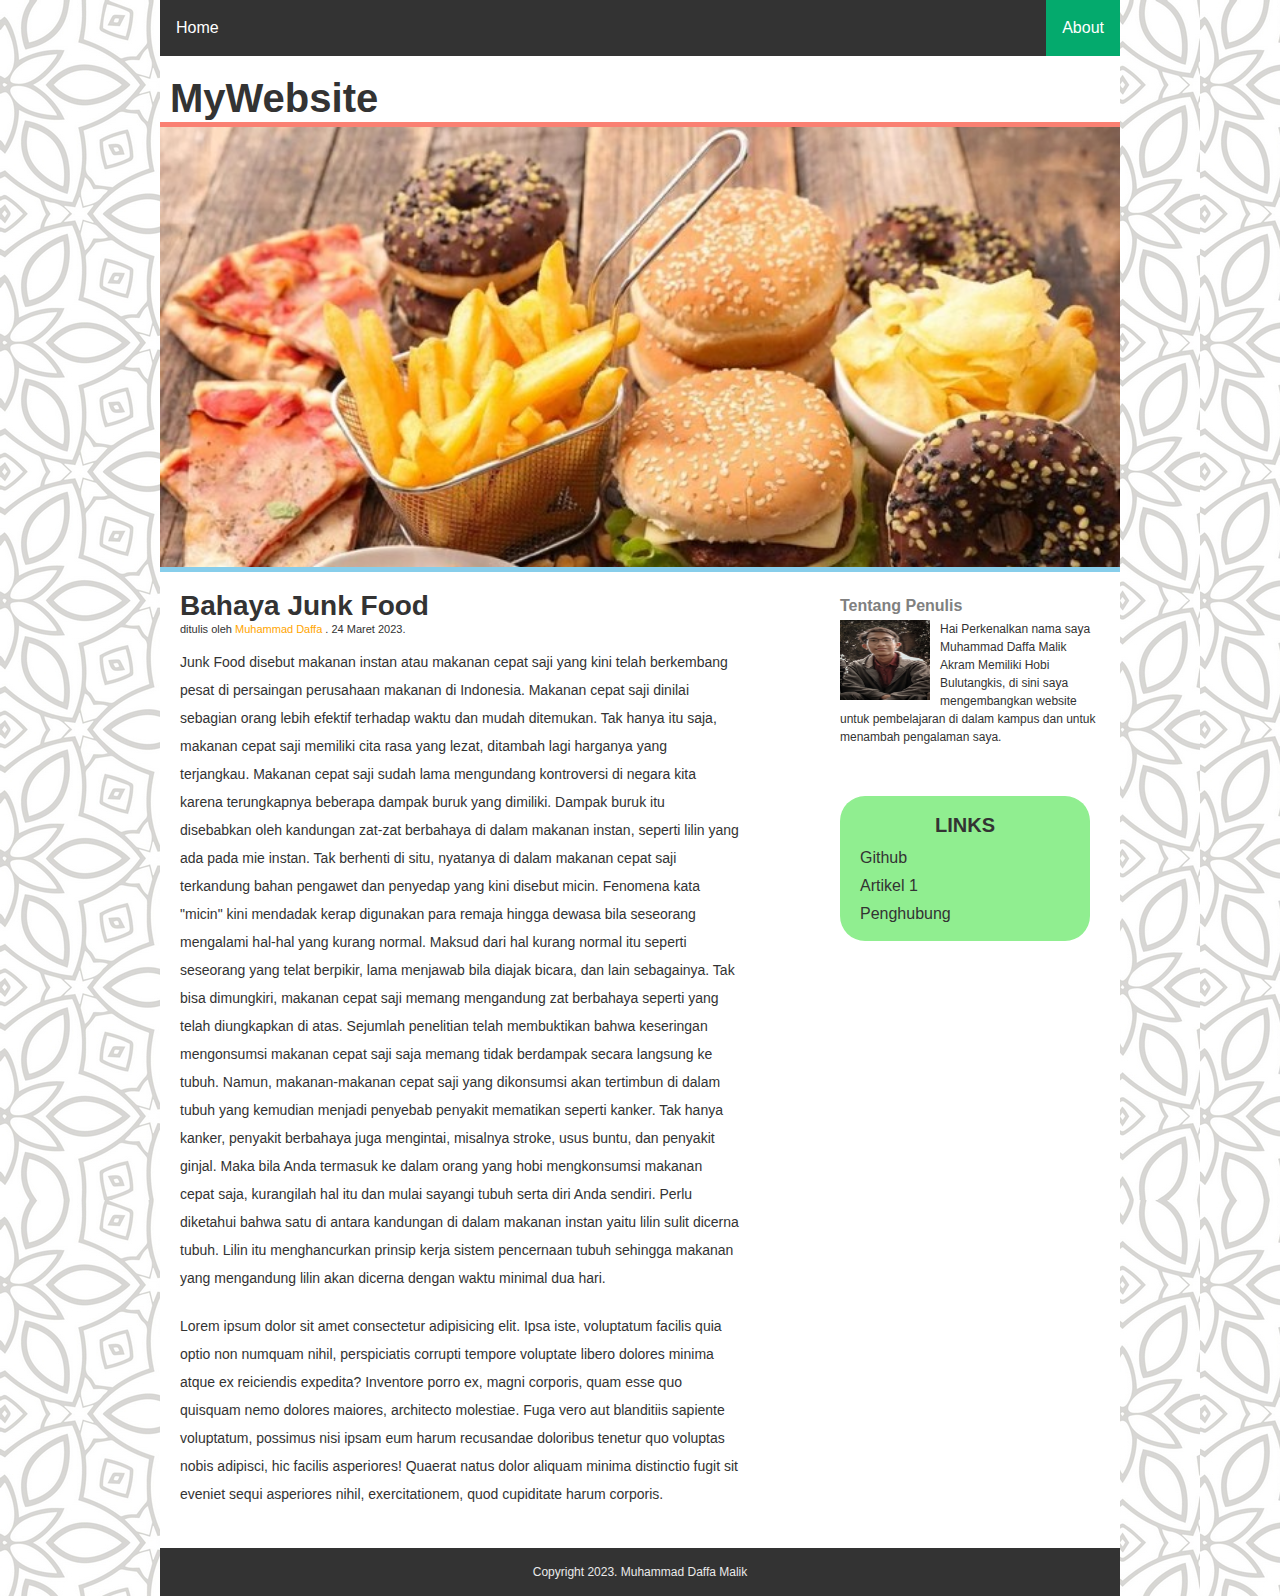
<file: Website Artikel 1/index.html>
<!DOCTYPE html>
<html lang="en">
<head>
    <meta charset="UTF-8">
    <meta http-equiv="X-UA-Compatible" content="IE=edge">
    <meta name="viewport" content="width=device-width, initial-scale=1.0">
    <title>Website</title>
    <link rel="stylesheet" href="index.css">
</head>
<body>
    
    <div class="container">
        <div class="header">
            <ul>
                <li><a href="/Halaman Home/index home.html">Home</a></li>
                <li style="float:right"><a class="active" href="https://dfhv.my.canva.site/">About</a></li>
              </ul> 
              <br>
            <h1 class="judul">MyWebsite</h1>
            
        </div>
        <div class="hero"></div>
        <div class="content cf">
            <div class="main">
                <h2>Bahaya Junk Food</h2>
                <p class="penulis">ditulis oleh <a href="#">Muhammad Daffa</a> . 24 Maret 2023.</p>

                <p>Junk Food disebut makanan instan atau makanan cepat saji yang kini telah berkembang pesat di persaingan perusahaan makanan di Indonesia. Makanan cepat saji dinilai sebagian orang lebih efektif terhadap waktu dan mudah ditemukan. Tak hanya itu saja, makanan cepat saji memiliki cita rasa yang lezat, ditambah lagi harganya yang terjangkau.

                    Makanan cepat saji sudah lama mengundang kontroversi di negara kita karena terungkapnya beberapa dampak buruk yang dimiliki. Dampak buruk itu disebabkan oleh kandungan zat-zat berbahaya di dalam makanan instan, seperti lilin yang ada pada mie instan. Tak berhenti di situ, nyatanya di dalam makanan cepat saji terkandung bahan pengawet dan penyedap yang kini disebut micin.
                    
                    Fenomena kata "micin" kini mendadak kerap digunakan para remaja hingga dewasa bila seseorang mengalami hal-hal yang kurang normal. Maksud dari hal kurang normal itu seperti seseorang yang telat berpikir, lama menjawab bila diajak bicara, dan lain sebagainya. Tak bisa dimungkiri, makanan cepat saji memang mengandung zat berbahaya seperti yang telah diungkapkan di atas.
                    
                    Sejumlah penelitian telah membuktikan bahwa keseringan mengonsumsi makanan cepat saji saja memang tidak berdampak secara langsung ke tubuh. Namun, makanan-makanan cepat saji yang dikonsumsi akan tertimbun di dalam tubuh yang kemudian menjadi penyebab penyakit mematikan seperti kanker. Tak hanya kanker, penyakit berbahaya juga mengintai, misalnya stroke, usus buntu, dan penyakit ginjal.
                    
                    Maka bila Anda termasuk ke dalam orang yang hobi mengkonsumsi makanan cepat saja, kurangilah hal itu dan mulai sayangi tubuh serta diri Anda sendiri. Perlu diketahui bahwa satu di antara kandungan di dalam makanan instan yaitu lilin sulit dicerna tubuh. Lilin itu menghancurkan prinsip kerja sistem pencernaan tubuh sehingga makanan yang mengandung lilin akan dicerna dengan waktu minimal dua hari.</p>
                
                    <p>Lorem ipsum dolor sit amet consectetur adipisicing elit. Ipsa iste, voluptatum facilis quia optio non numquam nihil, perspiciatis corrupti tempore voluptate libero dolores minima atque ex reiciendis expedita? Inventore porro ex, magni corporis, quam esse quo quisquam nemo dolores maiores, architecto molestiae. Fuga vero aut blanditiis sapiente voluptatum, possimus nisi ipsam eum harum recusandae
                        doloribus tenetur quo voluptas nobis adipisci, hic facilis asperiores! Quaerat natus dolor aliquam minima distinctio fugit sit eveniet sequi asperiores nihil, exercitationem, quod cupiditate harum corporis.</p>

            </div>
            <div class="sidebar">
                <h3>Tentang Penulis</h3>
                <img src="img/foto.jpg" alt="">
                <p>Hai Perkenalkan nama saya Muhammad Daffa Malik Akram Memiliki Hobi Bulutangkis, di sini saya mengembangkan website untuk pembelajaran di dalam kampus dan untuk menambah pengalaman saya. </p>
                <div class="kotak">
                    <p>LINKS</p>
                    <h2> <a href="https://github.com/DaffaMalik12">Github</a></h2>
                    <h2> <a href="/Website Artikel 2/index.html">Artikel 1</a></h2>
                    <h2> <a href="/Penghubung Page/penghubung.html">Penghubung</a></h2>
                </div>
            </div>
            
        </div>
        <div class="footer">
            <p class="copy">Copyright 2023.
                Muhammad Daffa Malik
            </p>
        </div>
    </div>
    
</body>
</html>
</file>
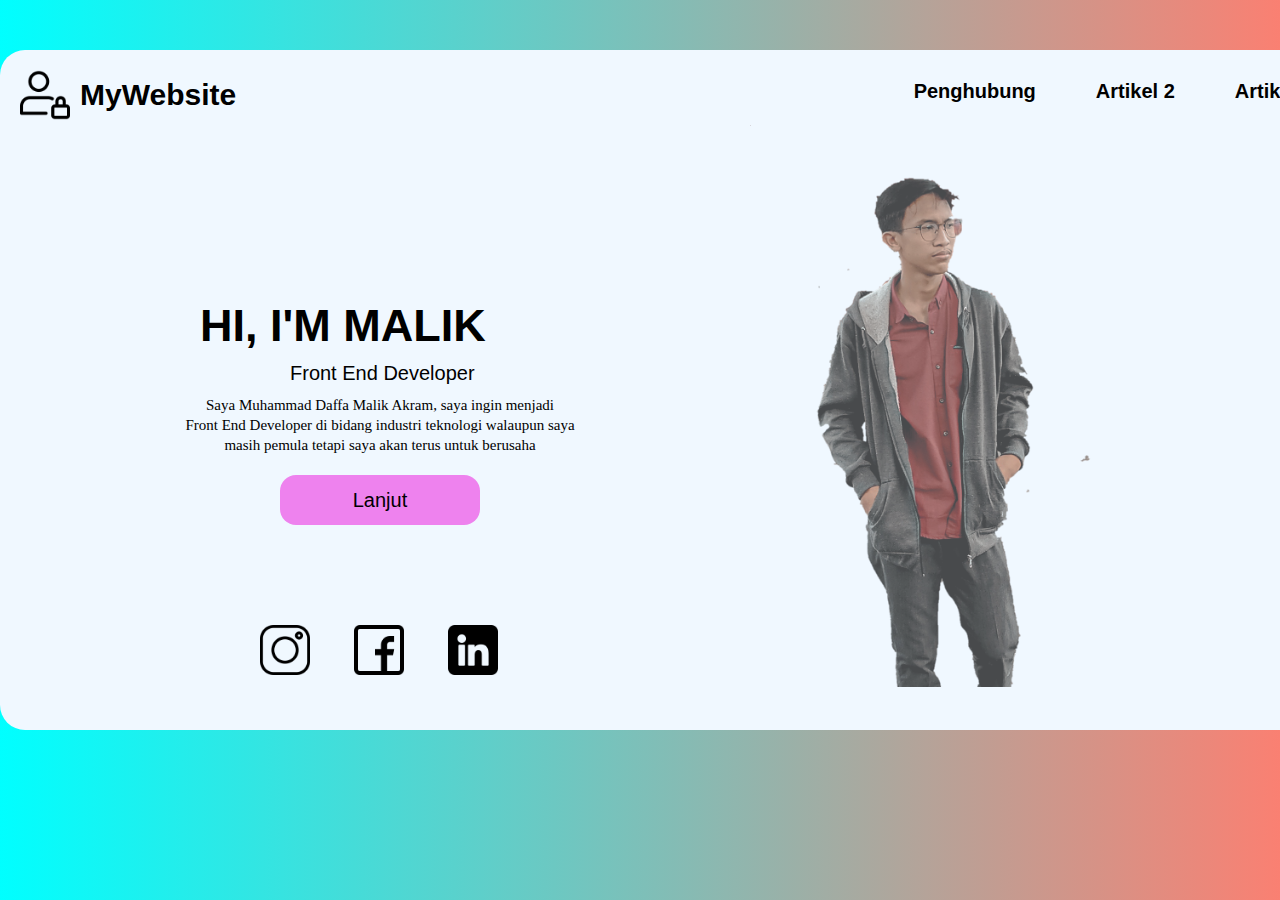
<file: About Page/about.html>
<!DOCTYPE html>
<html lang="en">
<head>
  <meta charset="UTF-8">
  <meta http-equiv="X-UA-Compatible" content="IE=edge">
  <meta name="viewport" content="width=device-width, initial-scale=1.0">
  <link rel="stylesheet" href="about.css">
  <title>About</title>
</head>
<body>
   <div class="container">
    <div class="header">
      <ul class="navbar" style="display: grid; grid-template-columns: auto auto;">
        <span style="display: grid; grid-template-columns: 50px auto;"><img src="img/user.png" alt="">
          
        <h1>MyWebsite</h1></span>
        <span>
        <li><a href="Tentang"></a>Tentang</li>
        <li><a href="Artikel 1"></a>Artikel 1</li>
        <li><a href="Artikel 2 "></a>Artikel 2</li>
        <li><a href="Penghubung"></a>Penghubung</li>
      </span>
      </ul>
      <div class="gambar">
        <img src="img/1679973088336.png" alt="">
      </div>
    </div>
    <div class="tulisan">
      <h1>HI, I'M MALIK</h1>
      <h2>Front End Developer</h2>
      <p>Saya Muhammad Daffa Malik Akram, saya ingin menjadi <br> Front End Developer
        di bidang industri teknologi walaupun saya masih pemula tetapi saya akan terus untuk berusaha</p>
    </div>
    <div class="kotak">
      <h1><a href="">Lanjut</a></h1>
    </div>
    <div class="icon">
      <a href="https://www.instagram.com/muhamad_daffa_malik/"><img src="img/instagram.png" alt=""></a>
      <a href="https://web.facebook.com/daffa.malik.5055"><img src="img/facebook.png" alt=""></a>
      <a href="https://www.linkedin.com/in/muhammad-daffa-malik-akram-4a198224a/"><img src="img/linkedin.png" alt=""></a>
    </div>
   </div>
</body>
</html>
</file>
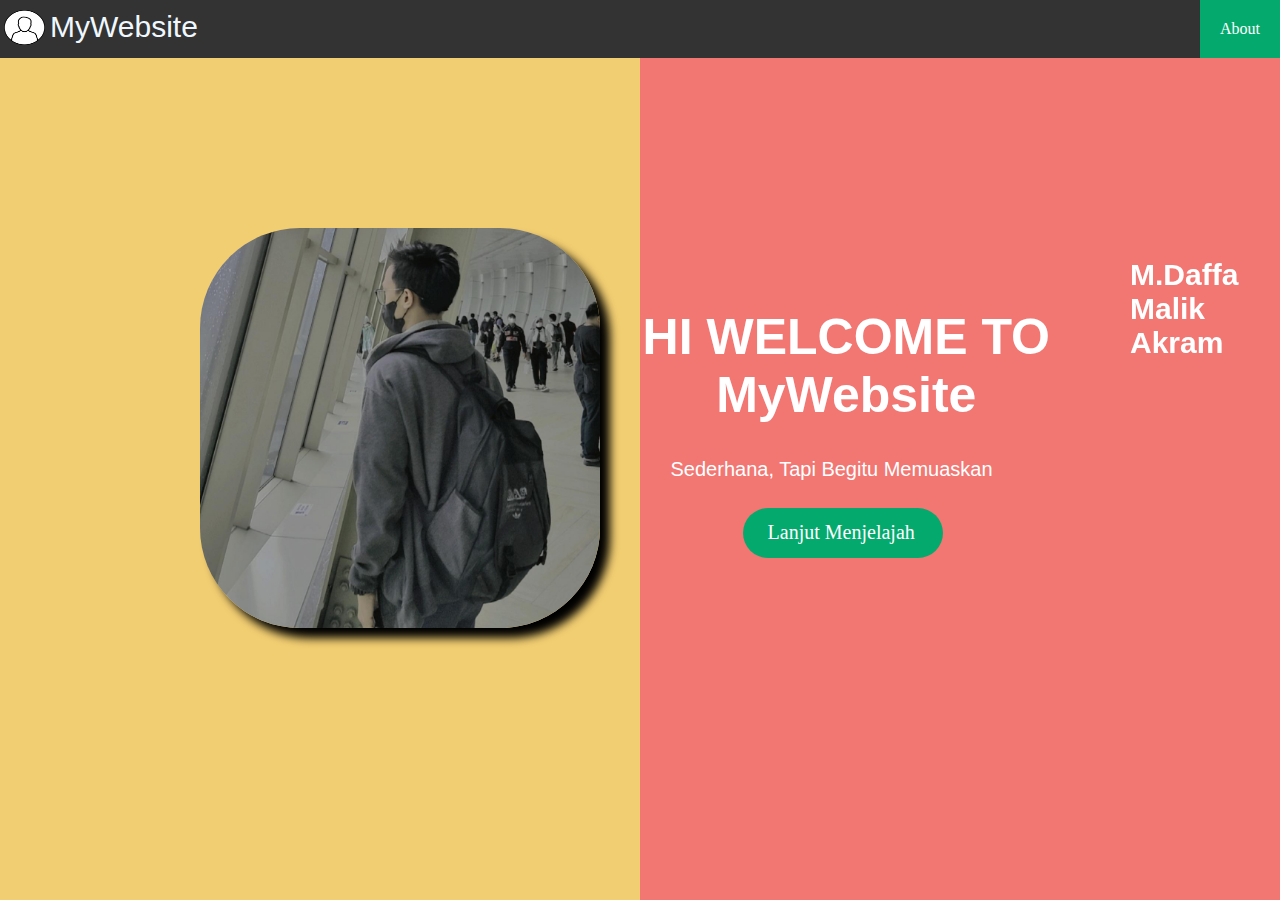
<file: Halaman Home/index home.html>
<!DOCTYPE html>
<html lang="en">
<head>
    <meta charset="UTF-8">
    <meta http-equiv="X-UA-Compatible" content="IE=edge">
    <meta name="viewport" content="width=device-width, initial-scale=1.0">
    <title>Home</title>
    <link rel="stylesheet" href="index home.css">
   
</head>
<body>
    
    
    <div class="container">
        <div class="header">
            <ul>
                <li><img src="img/user2.png" alt=""></li>
                <li><h1>MyWebsite</h1></li>
                <li style="float:right"><a class="active" href="https://dfhv.my.canva.site/">About</a></li>
              </ul> 
        </div>
        <div class="judul">
            <h1>M.Daffa Malik Akram</h1>
            <h2>HI WELCOME TO <br> MyWebsite</h2>
            <h3>Sederhana, Tapi Begitu Memuaskan</h3>
        </div>
        <div class="kotak">
            <h2><a href="/Penghubung Page/penghubung.html">Lanjut Menjelajah</a></h2>
        </div>
        

        <div class="kiri">
            <img src="img/Foto daffa.jpg" alt="">
        </div>
        <div class="kanan">

        </div>
       
</body>
</html>
</file>
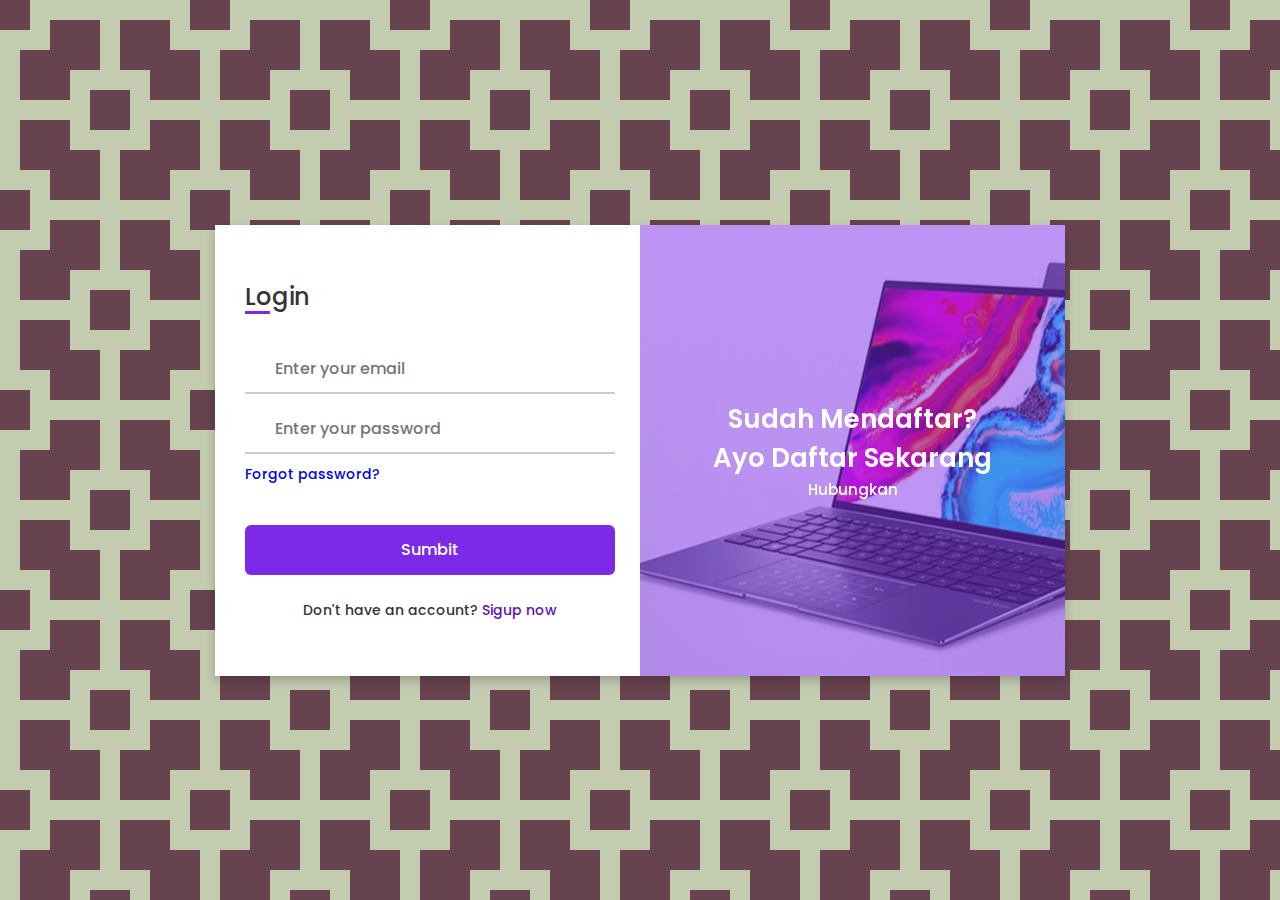
<file: LOGIN PAGE/login.html>
<!DOCTYPE html>
<html>
<head>
	<title>Login Page</title>
	<link rel="stylesheet" type="text/css" href="login.css">
</head>
<body>
    <div class="html"></div>
    <div class="container">
        <input type="checkbox" id="flip">
        <div class="cover">
          <div class="front">
            <!--<img src="images/frontImg.jpg" alt="">-->
            <div class="text">
              <span class="text-1">Sudah Mendaftar? <br> Ayo Daftar Sekarang</span>
              <span class="text-2">Hubungkan</span>
            </div>
          </div>
          <div class="back">
            <!--<img class="backImg" src="images/backImg.jpg" alt="">-->
            <div class="text">
              <span class="text-1">Sudah Mendaftar? <br> Login Saja</span>
              <span class="text-2">Yok Kita Mulai</span>
            </div>
          </div>
        </div>
        <div class="forms">
            <div class="form-content">
              <div class="login-form">
                <div class="title">Login</div>
              <form action="#">
                <div class="input-boxes">
                  <div class="input-box">
                    <i class="fas fa-envelope"></i>
                    <input type="text" placeholder="Enter your email" required>
                  </div>
                  <div class="input-box">
                    <i class="fas fa-lock"></i>
                    <input type="password" placeholder="Enter your password" required>
                  </div>
                  <div class="text"><a href="#">Forgot password?</a></div>
                  <div class="button input-box">
                    <input type="submit" value="Sumbit">
                  </div>
                  <div class="text sign-up-text">Don't have an account? <label for="flip">Sigup now</label></div>
                </div>
            </form>
          </div>
            <div class="signup-form">
              <div class="title">Signup</div>
            <form action="#">
                <div class="input-boxes">
                  <div class="input-box">
                    <i class="fas fa-user"></i>
                    <input type="text" placeholder="Enter your name" required>
                  </div>
                  <div class="input-box">
                    <i class="fas fa-envelope"></i>
                    <input type="text" placeholder="Enter your email" required>
                  </div>
                  <div class="input-box">
                    <i class="fas fa-lock"></i>
                    <input type="password" placeholder="Enter your password" required>
                  </div>
                  <div class="button input-box">
                    <input type="submit" value="Sumbit">
                  </div>
                  <div class="text sign-up-text">Already have an account? <label for="flip">Login now</label></div>
                </div>
          </form>
        </div>
        </div>
        </div>
      </div>
    
  
</body>
</html>
</file>
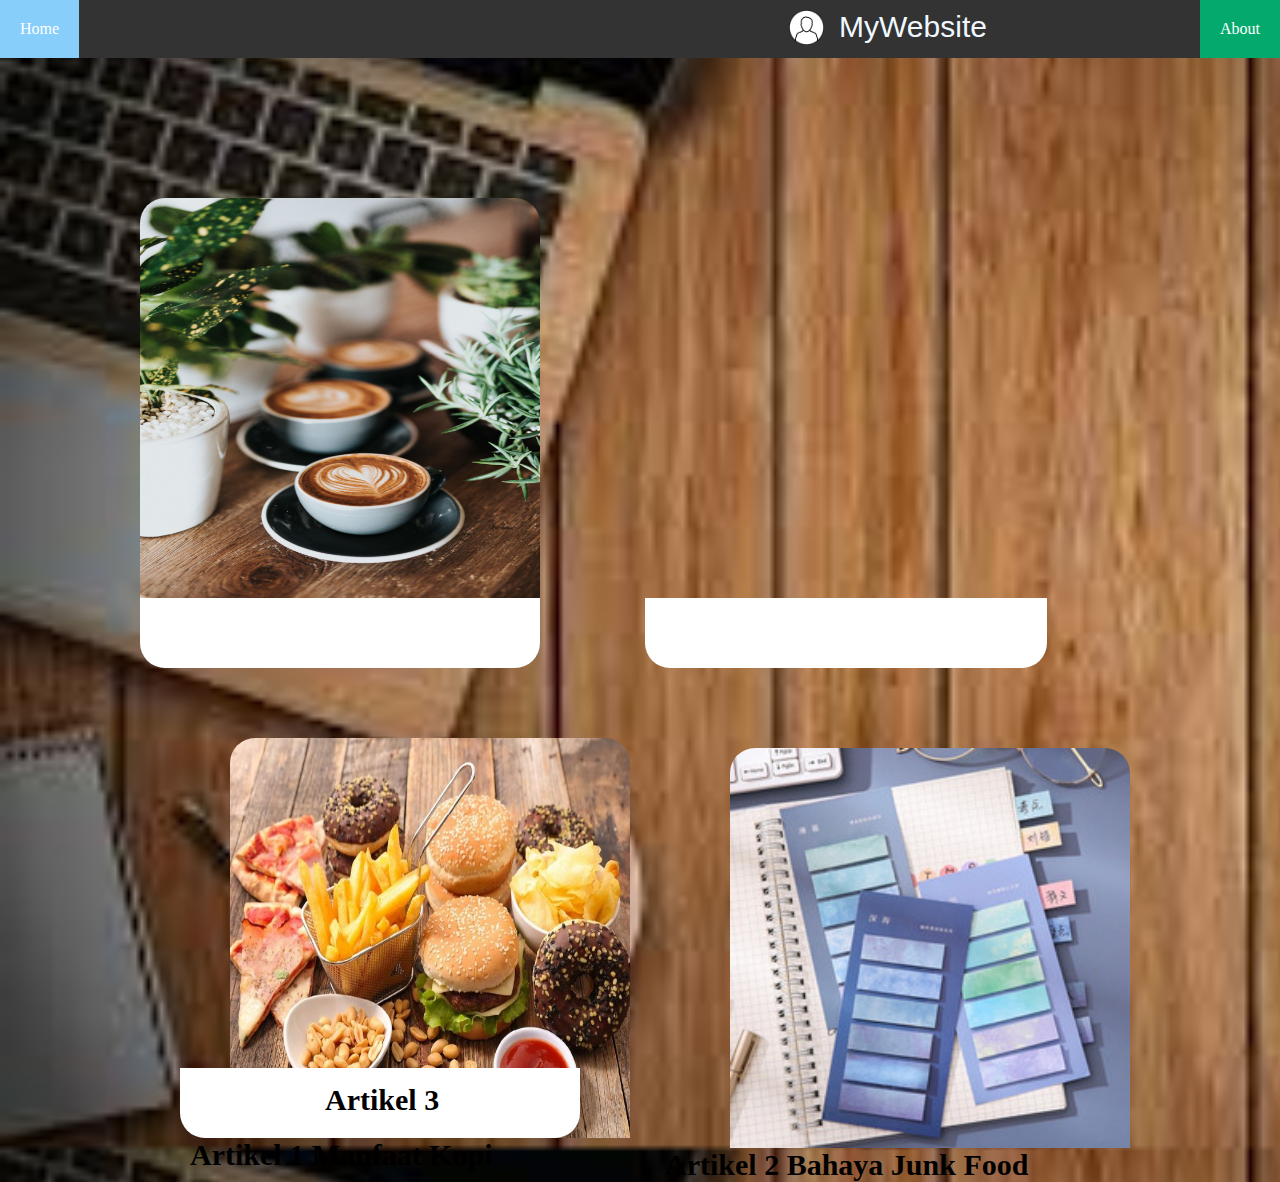
<file: Penghubung Page/penghubung.html>
<!DOCTYPE html>
<html lang="en">
<head>
    <meta charset="UTF-8">
    <meta http-equiv="X-UA-Compatible" content="IE=edge">
    <meta name="viewport" content="width=device-width, initial-scale=1.0">
    <link rel="stylesheet" href="penghubung.css">
    <title>Penghubung</title>
</head>
<body>
    <div class="container">
        <div class="header">
            <ul>
                <li> <a href="/Halaman Home/index home.html">Home</a></a> </li>
                <li><img src="img/user2.png" alt=""></li>
                <li><h1>MyWebsite</h1></li>
                <li style="float:right"><a class="active" href="https://dfhv.my.canva.site/">About</a></li>
              </ul> 
        </div>
    <div class="cf">
    <div class="kiri">
        <img src="img/hero.jpg.jpg" alt="">
    </div>

    <div class="tengah">
        <img src="img/Junk Food.jpeg" alt="">
    </div>

    <div class="kanan">
        <img src="img/Buku.jpg" alt="">
    </div>

    <div class="kotak">
        <div class="kotak1">
            <h2> <a href="/Website Artikel 2/index.html">Artikel 1 Manfaat Kopi</a></h2>
        </div>
        <div class="kotak2">
            <h2> <a href="/Website Artikel 1/index.html">Artikel 2 Bahaya Junk Food</a></h2>
        </div>
        <div class="kotak3">
            <h2>Artikel 3</h2>
        </div>
    </div>
</div>
</div>
</body>
</html>
</file>
<file: About Page/about.css>
/*
    Remove all the styles of the "User-Agent-Stylesheet", except for the 'display' property
    - The "symbol *" part is to solve Firefox SVG sprite bug
 */
 *:where(:not(html, iframe, canvas, img, svg, video, audio):not(svg *, symbol *)) {
  all: unset;
  display: revert;
}

/* Preferred box-sizing value */
*,
*::before,
*::after {
  box-sizing: border-box;
}

/* Reapply the pointer cursor for anchor tags */
a, button {
  cursor: revert;
}



/* For images to not be able to exceed their container */
img {
  max-inline-size: 100%;
  max-block-size: 100%;
}

/* removes spacing between cells in tables */
table {
  border-collapse: collapse;
}

/* Safari - solving issue when using user-select:none on the <body> text input doesn't working */
input, textarea {
  -webkit-user-select: auto;
}

/* revert the 'white-space' property for textarea elements on Safari */
textarea {
  white-space: revert;
}

/* minimum style to allow to style meter element */
meter {
  -webkit-appearance: revert;
  appearance: revert;
}

/* preformatted text - use only for this feature */
:where(pre) {
  all: revert;
}

/* reset default text opacity of input placeholder */
::placeholder {
  color: unset;
}

/* remove default dot (•) sign */
::marker {
  content: initial;
}

/* fix the feature of 'hidden' attribute.
 display:revert; revert to element instead of attribute */
:where([hidden]) {
  display: none;
}

/* revert for bug in Chromium browsers
 - fix for the content editable attribute will work properly.
 - webkit-user-select: auto; added for Safari in case of using user-select:none on wrapper element*/
:where([contenteditable]:not([contenteditable="false"])) {
  -moz-user-modify: read-write;
  -webkit-user-modify: read-write;
  overflow-wrap: break-word;
  -webkit-line-break: after-white-space;
  -webkit-user-select: auto;
}

/* apply back the draggable feature - exist only in Chromium and Safari */
:where([draggable="true"]) {
  -webkit-user-drag: element;
}

/* Revert Modal native behavior */
:where(dialog:modal) {
  all: revert;
}

body{
  background: linear-gradient(to right, aqua, salmon);

}

.container{
  width: 1500px;
  height: 680px;
  background-color: aliceblue;
  margin: auto;
  margin-top: 50px;
  border-radius: 25px;
}

.navbar li {
  font-size: 20px;
  float: right;
  margin-right: 40px;
  padding: 10px;
  margin-top: 20px;
  font-weight: bold;
  list-style: none;
  display: block;
  font-family: 'Segoe UI', Tahoma, Geneva, Verdana, sans-serif;
  padding-right: 10px;
}

.navbar li:hover{
  background-color: yellowgreen;
  border-radius: 15px;
}

.navbar h1{
  font-size:30px;
  font-weight: bold;
  line-height: 70px;
  margin-left: 20px;
  padding-top: 10px;
  padding-left: 10px;
  display: inline-block;
  font-family: 'Franklin Gothic Medium', 'Arial Narrow', Arial, sans-serif;
}

.navbar img{
  width: 50px;
  height: 50px;
  margin-left: 20px;
  margin-top: 20px;
}

.tulisan h1{
  font-size: 45px;
  font-weight: bold;
  font-family: Verdana, Geneva, Tahoma, sans-serif;
  margin-top: 170px;
  margin-left: 200px;
}

.tulisan h2{
  font-size: 20px;
  font-family: 'Gill Sans', 'Gill Sans MT', Calibri, 'Trebuchet MS', sans-serif;
  margin-top: 10px;
  margin-left: 290px;

}

.tulisan p{
  font-size: 15px;
  margin-left: 180px;
  margin-top: 10px;
  line-height: 20px;
  width: 400px;
  text-align: center;
}

.kotak {
  width: 200px;
  height: 50px;
  margin-top: 20px;
  margin-left: 280px;
  border-radius: 16px;
  background-color: violet;
}

.kotak h1{
  font-size: 20px;
  line-height: 50px;
  text-align: center;
  font-family: 'Franklin Gothic Medium', 'Arial Narrow', Arial, sans-serif;
}

.icon{
  margin-left: 220px;
}

.icon img{
  width: 50px;
  margin-left: 40px;
  margin-top: 100px;
  

}

.gambar img{
  width: 350px;
  float: right;
  margin-right: 400px;
  margin-top: -5px;
  opacity: 0.7;
}

/* Clearfix */
.container:before,
.container:after {
    content: " "; /* 1 */
    display: table; /* 2 */
}

.container :after {
    clear: both;
}
</file>
<file: LOGIN PAGE/login.css>
/* Google Font Link */
@import url('https://fonts.googleapis.com/css2?family=Poppins:wght@200;300;400;500;600;700&display=swap');
*{
  margin: 0;
  padding: 0;
  box-sizing: border-box;
  font-family: "Poppins" , sans-serif;
}
body{
  min-height: 100vh;
  display: flex;
  align-items: center;
  justify-content: center;
  padding: 30px;
}
.container{
  position: relative;
  max-width: 850px;
  width: 100%;
  background: #fff;
  padding: 40px 30px;
  box-shadow: 0 5px 10px rgba(0,0,0,0.2);
  perspective: 2700px;
}
.container .cover{
  position: absolute;
  top: 0;
  left: 50%;
  height: 100%;
  width: 50%;
  z-index: 98;
  transition: all 1s ease;
  transform-origin: left;
  transform-style: preserve-3d;
}
.container #flip:checked ~ .cover{
  transform: rotateY(-180deg);
}
 .container .cover .front,
 .container .cover .back{
  position: absolute;
  top: 0;
  left: 0;
  height: 100%;
  width: 100%;
  background-image: url(img/Laptop.jpg);
  background-position: 1000px;
}
.cover .back{
  transform: rotateY(180deg);
  backface-visibility: hidden;
}
.container .cover::before,
.container .cover::after{
  content: '';
  position: absolute;
  height: 100%;
  width: 100%;
  background: #7d2ae8;
  opacity: 0.5;
  z-index: 12;
}
.container .cover::after{
  opacity: 0.3;
  transform: rotateY(180deg);
  backface-visibility: hidden;
}
.container .cover img{
  position: absolute;
  height: 100%;
  width: 100%;
  object-fit: cover;
  z-index: 10;
}
.container .cover .text{
  position: absolute;
  z-index: 130;
  height: 100%;
  width: 100%;
  display: flex;
  flex-direction: column;
  align-items: center;
  justify-content: center;
}
.cover .text .text-1,
.cover .text .text-2{
  font-size: 26px;
  font-weight: 600;
  color: #fff;
  text-align: center;
}
.cover .text .text-2{
  font-size: 15px;
  font-weight: 500;
}
.container .forms{
  height: 100%;
  width: 100%;
  background: #fff;
}
.container .form-content{
  display: flex;
  align-items: center;
  justify-content: space-between;
}
.form-content .login-form,
.form-content .signup-form{
  width: calc(100% / 2 - 25px);
}
.forms .form-content .title{
  position: relative;
  font-size: 24px;
  font-weight: 500;
  color: #333;
}
.forms .form-content .title:before{
  content: '';
  position: absolute;
  left: 0;
  bottom: 0;
  height: 3px;
  width: 25px;
  background: #7d2ae8;
}
.forms .signup-form  .title:before{
  width: 20px;
}
.forms .form-content .input-boxes{
  margin-top: 30px;
}
.forms .form-content .input-box{
  display: flex;
  align-items: center;
  height: 50px;
  width: 100%;
  margin: 10px 0;
  position: relative;
}
.form-content .input-box input{
  height: 100%;
  width: 100%;
  outline: none;
  border: none;
  padding: 0 30px;
  font-size: 16px;
  font-weight: 500;
  border-bottom: 2px solid rgba(0,0,0,0.2);
  transition: all 0.3s ease;
}
.form-content .input-box input:focus,
.form-content .input-box input:valid{
  border-color: #7d2ae8;
}
.form-content .input-box i{
  position: absolute;
  color: #7d2ae8;
  font-size: 17px;
}
.forms .form-content .text{
  font-size: 14px;
  font-weight: 500;
  color: #333;
}
.forms .form-content .text a{
  text-decoration: none;
}
.forms .form-content .text a:hover{
  text-decoration: underline;
}
.forms .form-content .button{
  color: #fff;
  margin-top: 40px;
}
.forms .form-content .button input{
  color: #fff;
  background: #7d2ae8;
  border-radius: 6px;
  padding: 0;
  cursor: pointer;
  transition: all 0.4s ease;
}
.forms .form-content .button input:hover{
  background: #5b13b9;
}
.forms .form-content label{
  color: #5b13b9;
  cursor: pointer;
}
.forms .form-content label:hover{
  text-decoration: underline;
}
.forms .form-content .login-text,
.forms .form-content .sign-up-text{
  text-align: center;
  margin-top: 25px;
}
.container #flip{
  display: none;
}
@media (max-width: 730px) {
  .container .cover{
    display: none;
  }
  .form-content .login-form,
  .form-content .signup-form{
    width: 100%;
  }
  .form-content .signup-form{
    display: none;
  }
  .container #flip:checked ~ .forms .signup-form{
    display: block;
  }
  .container #flip:checked ~ .forms .login-form{
    display: none;
  }
}

html {
    --s: 100px; /* control the size */
    --c1: #C3CCAF;
    --c2: #67434F;
    
    --_s: calc(2*var(--s)) calc(2*var(--s));
    --_g: var(--_s) conic-gradient(at 40% 40%,#0000 75%,var(--c1) 0);
    --_p: var(--_s) conic-gradient(at 20% 20%,#0000 75%,var(--c2) 0);
    background:
      calc( .9*var(--s)) calc( .9*var(--s))/var(--_p),
      calc(-.1*var(--s)) calc(-.1*var(--s))/var(--_p),
      calc( .7*var(--s)) calc( .7*var(--s))/var(--_g),
      calc(-.3*var(--s)) calc(-.3*var(--s))/var(--_g),
      conic-gradient(from 90deg at 20% 20%,var(--c2) 25%,var(--c1) 0) 
       0 0/var(--s) var(--s);
    animation: m 3s infinite;
  }
  @keyframes m {
    0% {
     background-position: 
      calc( .9*var(--s)) calc( .9*var(--s)),
      calc(-.1*var(--s)) calc(-.1*var(--s)),
      calc( .7*var(--s)) calc( .7*var(--s)),
      calc(-.3*var(--s)) calc(-.3*var(--s)),0 0
    }
    25% {
     background-position: 
      calc(1.9*var(--s)) calc( .9*var(--s)),
      calc(-1.1*var(--s)) calc(-.1*var(--s)),
      calc(1.7*var(--s)) calc( .7*var(--s)),
      calc(-1.3*var(--s)) calc(-.3*var(--s)),0 0
    }
    50% {
     background-position: 
      calc(1.9*var(--s)) calc(-.1*var(--s)),
      calc(-1.1*var(--s)) calc( .9*var(--s)),
      calc(1.7*var(--s)) calc(-.3*var(--s)),
      calc(-1.3*var(--s)) calc( .7*var(--s)),0 0
    }
    75% {
     background-position: 
      calc(2.9*var(--s)) calc(-.1*var(--s)),
      calc(-2.1*var(--s)) calc( .9*var(--s)),
      calc(2.7*var(--s)) calc(-.3*var(--s)),
      calc(-2.3*var(--s)) calc( .7*var(--s)),0 0
    }
    100% {
     background-position: 
      calc(2.9*var(--s)) calc(-1.1*var(--s)),
      calc(-2.1*var(--s)) calc(1.9*var(--s)),
      calc(2.7*var(--s)) calc(-1.3*var(--s)),
      calc(-2.3*var(--s)) calc(1.7*var(--s)),0 0
    }
  }
</file>
<file: Penghubung Page/penghubung.css>
/*
    Remove all the styles of the "User-Agent-Stylesheet", except for the 'display' property
    - The "symbol *" part is to solve Firefox SVG sprite bug
 */
 *:where(:not(html, iframe, canvas, img, svg, video, audio):not(svg *, symbol *)) {
    all: unset;
    display: revert;
}

/* Preferred box-sizing value */
*,
*::before,
*::after {
    box-sizing: border-box;
}

/* Reapply the pointer cursor for anchor tags */
a, button {
    cursor: revert;
}



/* For images to not be able to exceed their container */
img {
    max-inline-size: 100%;
    max-block-size: 100%;
}

/* removes spacing between cells in tables */
table {
    border-collapse: collapse;
}

/* Safari - solving issue when using user-select:none on the <body> text input doesn't working */
input, textarea {
    -webkit-user-select: auto;
}

/* revert the 'white-space' property for textarea elements on Safari */
textarea {
    white-space: revert;
}

/* minimum style to allow to style meter element */
meter {
    -webkit-appearance: revert;
    appearance: revert;
}

/* preformatted text - use only for this feature */
:where(pre) {
    all: revert;
}

/* reset default text opacity of input placeholder */
::placeholder {
    color: unset;
}

/* remove default dot (•) sign */
::marker {
    content: initial;
}

/* fix the feature of 'hidden' attribute.
   display:revert; revert to element instead of attribute */
:where([hidden]) {
    display: none;
}

/* revert for bug in Chromium browsers
   - fix for the content editable attribute will work properly.
   - webkit-user-select: auto; added for Safari in case of using user-select:none on wrapper element*/
:where([contenteditable]:not([contenteditable="false"])) {
    -moz-user-modify: read-write;
    -webkit-user-modify: read-write;
    overflow-wrap: break-word;
    -webkit-line-break: after-white-space;
    -webkit-user-select: auto;
}

/* apply back the draggable feature - exist only in Chromium and Safari */
:where([draggable="true"]) {
    -webkit-user-drag: element;
}

/* Revert Modal native behavior */
:where(dialog:modal) {
    all: revert;
}

body{
   background-image: url(img/background.jpeg);
   background-size: cover;
    
}

.header ul {
    list-style-type: none;
    margin: 0;
    padding: 0;
    overflow: hidden;
    background-color: #333;
   
    
    
  }
  
.header  li {
    float: left;
  }
  
.header  li a {
    display: inline-block;
    color: white;
    text-align: center;
    padding: 20px 20px;
    text-decoration: none;
   
    
  }


.header .active {
    background-color: #04AA6D;
  }

.header a:hover{
    background-color: lightskyblue;
    color: white;
}

.header li  img {
    width: 50px;
    height: 50px;
    padding: 10px 5px 5px;
    padding-left: 10px;
    margin-left: 700px;
}

.header li h1{
    font-size: 30px;
    font-family: 'Lucida Sans', 'Lucida Sans Regular', 'Lucida Grande', 'Lucida Sans Unicode', Geneva, Verdana, sans-serif;
    padding-top: 10px;
    padding-right: 30px;
    padding-left: 10px;
    color: aliceblue;
}


.kiri img{
    width: 400px;
    height: 400px;
    float: left;
    margin-top: 140px;
    margin-left: 140px;
    border-radius: 25px 25px 0px 0px;
}

.tengah img{
    width: 400px;
    height: 400px;
    margin-top: 140px;
    margin-right: 650px;
    float: right;
    border-radius: 25px 25px 0px 0px;
}

.kanan img{
    float: right;
    width: 400px;
    height: 400px;
    margin-top: -390px;
    margin-right: 150px;
    border-radius: 25px 25px 0px 0px;

}

.kotak .kotak1{
    background-color: white;
    width: 400px;
    height: 70px; 
    margin-top: 540px;
    margin-left: 140px;
    border-radius: 0px 0px 25px 25px;
}

.kotak :hover{
    color: blue;
}

.kotak .kotak2{
    background-color: white;
    width: 402px;
    height: 70px;
    margin-left: 645px;
    margin-top: -70px;
    border-radius: 0px 0px 25px 25px;
}

.kotak .kotak3{
    float: right;
    width: 400px;
    height: 70px;
    background-color: white;
    margin-right: 150px;
    margin-top: -70px;
    border-radius: 0px 0px 25px 25px;
}

.kotak1 h2{
    font-weight: bold;
    font-size: 30px;
    padding-left: 50px;
    padding-top: 15px;

}

.kotak2 h2{
    font-weight: bold;
    font-size: 30px;
    padding-left: 20px;
    padding-top: 15px;
}

.kotak3 h2{
    font-weight: bold;
    font-size: 30px;
    padding-left: 145px;
    padding-top: 15px;
}


.cf:before,
.cf:after {
    content: " "; /* 1 */
    display: table; /* 2 */
}

.cf:after {
    clear: both;
}
</file>
<file: Website Artikel 1/index.css>
/***
    The new CSS reset - version 1.8.4 (last updated 14.2.2023)
    GitHub page: https://github.com/elad2412/the-new-css-reset
***/

/*
    Remove all the styles of the "User-Agent-Stylesheet", except for the 'display' property
    - The "symbol *" part is to solve Firefox SVG sprite bug
 */
 *:where(:not(html, iframe, canvas, img, svg, video, audio):not(svg *, symbol *)) {
    all: unset;
    display: revert;
}

/* Preferred box-sizing value */
*,
*::before,
*::after {
    box-sizing: border-box;
}

/* Reapply the pointer cursor for anchor tags */
a, button {
    cursor: revert;
}



/* For images to not be able to exceed their container */
img {
    max-inline-size: 100%;
    max-block-size: 100%;
}

/* removes spacing between cells in tables */
table {
    border-collapse: collapse;
}

/* Safari - solving issue when using user-select:none on the <body> text input doesn't working */
input, textarea {
    -webkit-user-select: auto;
}

/* revert the 'white-space' property for textarea elements on Safari */
textarea {
    white-space: revert;
}

/* minimum style to allow to style meter element */
meter {
    -webkit-appearance: revert;
    appearance: revert;
}

/* preformatted text - use only for this feature */
:where(pre) {
    all: revert;
}

/* reset default text opacity of input placeholder */
::placeholder {
    color: unset;
}

/* remove default dot (•) sign */
::marker {
    main: initial;
}

/* fix the feature of 'hidden' attribute.
   display:revert; revert to element instead of attribute */
:where([hidden]) {
    display: none;
}

/* revert for bug in Chromium browsers
   - fix for the main editable attribute will work properly.
   - webkit-user-select: auto; added for Safari in case of using user-select:none on wrapper element*/
:where([contenteditable]:not([contenteditable="false"])) {
    -moz-user-modify: read-write;
    -webkit-user-modify: read-write;
    overflow-wrap: break-word;
    -webkit-line-break: after-white-space;
    -webkit-user-select: auto;
}

/* apply back the draggable feature - exist only in Chromium and Safari */
:where([draggable="true"]) {
    -webkit-user-drag: element;
}

/* Revert Modal native behavior */
:where(dialog:modal) {
    all: revert;
}


/* Style */
body{
    font: 16px/28px arial,sans-serif;
    background-color: #eaeaea;
    color: #333;
    background-image: url(img/4614.jpg);
}


.container{
    width: 960px;
    margin: auto;
    background-color: #fff;

}

.header{
    padding: 0px;
    padding-bottom: 0px;
}

.header .judul{
   font-size: 40px;
   font-weight: bold;
   padding-bottom: 10px;
   padding-left: 10px;
}

.header ul {
    list-style-type: none;
    margin: 0;
    padding: 0;
    overflow: hidden;
    background-color: #333;
    
  }
  
.header  li {
    float: left;
  }
  
.header  li a {
    display: block;
    color: white;
    text-align: center;
    padding: 14px 16px;
    text-decoration: none;
    
  }


.header .active {
    background-color: #04AA6D;
  }

.header a:hover{
    background-color: lightskyblue;
    color: white;
}

.hero {
    height: 450px;
    background-image: url(img/Junk\ Food.jpeg);
    background-size: cover;
    background-position: 0 -760px;
    border-bottom: 5px solid skyblue;
    border-top: 5px solid salmon;
}

.main{
    width: 600px;
    padding: 20px;
    box-sizing: border-box;
    float: left;
}

.main h2{
    font-size: 28px;
    font-weight: bold;
}

.main .penulis{
    font-size: 11px;
    margin-top: -5px;
    margin-bottom: 5px;
    
}.main p{
    margin-bottom: 20px;
    font-size: 14px;
}

.main .penulis a{
    color: orange;
    text-decoration: none;

}

/* Sidebar */
.sidebar{
    width: 300px;
    float: right;
    padding: 20px;
}

.sidebar img{
 height: 80px;
 width: 100px;
 float: left;
 padding-right: 10px;
}

.sidebar h3{
  font-weight: bold;
  color: grey;
}

.sidebar p{
    font: 12px/18px arial;
    padding-bottom: 50px;
}

.sidebar .kotak{
    width: 250px;
    height: 145px;
    background-color: lightgreen;
    border-radius: 25px;
    box-sizing: border-box;
}

.sidebar .kotak p{
    font-size: 20px;
    padding-top: 20px;
    font-weight: bold;
    text-align: center;
    margin-bottom: -40px;
}

.sidebar .kotak h2{
    padding-left: 20px;
    padding-right: 0px;
}

.footer{
    background-color: #333;
    padding: 10px;
}
.footer .copy{
    color: #eaeaea;
    text-align: center;
    font-size: 12px;
}

/* Clearfix */
.cf:before,
.cf:after {
    content: " "; /* 1 */
    display: table; /* 2 */
}

.cf:after {
    clear: both;
}
</file>
<file: Halaman Home/index home.css>
/***
    The new CSS reset - version 1.8.4 (last updated 14.2.2023)
    GitHub page: https://github.com/elad2412/the-new-css-reset
***/

/*
    Remove all the styles of the "User-Agent-Stylesheet", except for the 'display' property
    - The "symbol *" part is to solve Firefox SVG sprite bug
 */
 *:where(:not(html, iframe, canvas, img, svg, video, audio):not(svg *, symbol *)) {
    all: unset;
    display: revert;
}

/* Preferred box-sizing value */
*,
*::before,
*::after {
    box-sizing: border-box;
}

/* Reapply the pointer cursor for anchor tags */
a, button {
    cursor: revert;
}

/* Remove list styles (bullets/numbers) */
ol, ul, menu {
    list-style: none;
}

/* For images to not be able to exceed their container */
img {
    max-inline-size: 100%;
    max-block-size: 100%;
}

/* removes spacing between cells in tables */
table {
    border-collapse: collapse;
}

/* Safari - solving issue when using user-select:none on the <body> text input doesn't working */
input, textarea {
    -webkit-user-select: auto;
}

/* revert the 'white-space' property for textarea elements on Safari */
textarea {
    white-space: revert;
}

/* minimum style to allow to style meter element */
meter {
    -webkit-appearance: revert;
    appearance: revert;
}

/* preformatted text - use only for this feature */
:where(pre) {
    all: revert;
}

/* reset default text opacity of input placeholder */
::placeholder {
    color: unset;
}

/* remove default dot (•) sign */
::marker {
    content: initial;
}

/* fix the feature of 'hidden' attribute.
   display:revert; revert to element instead of attribute */
:where([hidden]) {
    display: none;
}

/* revert for bug in Chromium browsers
   - fix for the content editable attribute will work properly.
   - webkit-user-select: auto; added for Safari in case of using user-select:none on wrapper element*/
:where([contenteditable]:not([contenteditable="false"])) {
    -moz-user-modify: read-write;
    -webkit-user-modify: read-write;
    overflow-wrap: break-word;
    -webkit-line-break: after-white-space;
    -webkit-user-select: auto;
}

/* apply back the draggable feature - exist only in Chromium and Safari */
:where([draggable="true"]) {
    -webkit-user-drag: element;
}

/* Revert Modal native behavior */
:where(dialog:modal) {
    all: revert;
}

#fb{
    display: flex;
}

body{
    align-self: flex-start;
    background: linear-gradient(to right, #f2ce72 0%,  #f2ce72 50%,
    #f27672 50%, #f27672 100%);
}

.header ul {
    list-style-type: none;
    margin: 0;
    padding: 0;
    overflow: hidden;
    background-color: #333;
   
    
    
  }
  
.header  li {
    float: left;
  }
  
.header  li a {
    display: inline-block;
    color: white;
    text-align: center;
    padding: 20px 20px;
    text-decoration: none;
   
    
  }


.header .active {
    background-color: #04AA6D;
  }

.header a:hover{
    background-color: lightskyblue;
    color: white;
}

.header li  img {
    width: 50px;
    height: 50px;
    padding: 10px 5px 5px;
    padding-left: 4px;
}

.header li h1{
    font-size: 30px;
    font-family: 'Lucida Sans', 'Lucida Sans Regular', 'Lucida Grande', 'Lucida Sans Unicode', Geneva, Verdana, sans-serif;
    padding-top: 10px;
    padding-right: 30px;
    color: aliceblue;
}

.judul h1{
    margin-left: 1130px;
    margin-top: 200px;
    font-size: 30px;
    font-family: 'Gill Sans', 'Gill Sans MT', Calibri, 'Trebuchet MS', sans-serif;
    color: white;
    margin-right: 240px;
    font-weight: bold;
    position: fixed;


}

.judul h2{
    font-size: 50px;
    font-family: 'Segoe UI', Tahoma, Geneva, Verdana, sans-serif;
    font-weight: bold;
    float: right;
    margin-top: 250px;
    margin-right: 230px;
    color: white;
    text-align: center;
    

}

.judul h3{
    font-size: 20px;
    font-family: 'Segoe UI', Tahoma, Geneva, Verdana, sans-serif;
    float: right;
    margin-top: 400px;
    margin-right: -350px;
    color: white;
    

}

.kiri img{
    width: 400px;
    height: 400px;
    margin-top: 170px;
    margin-left: 200px;
    border-radius: 100px;
    box-shadow: 10px 10px 10px black;
    position: absolute;
}

.kanan img{
    margin-left: 115px;
    margin-top: 75px;
    width: 600px;
}

.container:before,
.container:after {
    content: " "; /* 1 */
    display: table; /* 2 */
}

.container:after {
    clear: both;
}




.kotak{
    float: right;
    background-color: #04AA6D;
    width: 200px;
    height: 50px;
    margin-top: 450px;
    margin-right: -300px;
    border-radius: 25px;
}

.kotak :hover{
   color: black;
}

.kotak h2{
    font-size: 20px;
    margin-top: 13px;
    margin-left: 25px;
    color: white;
}
</file>
